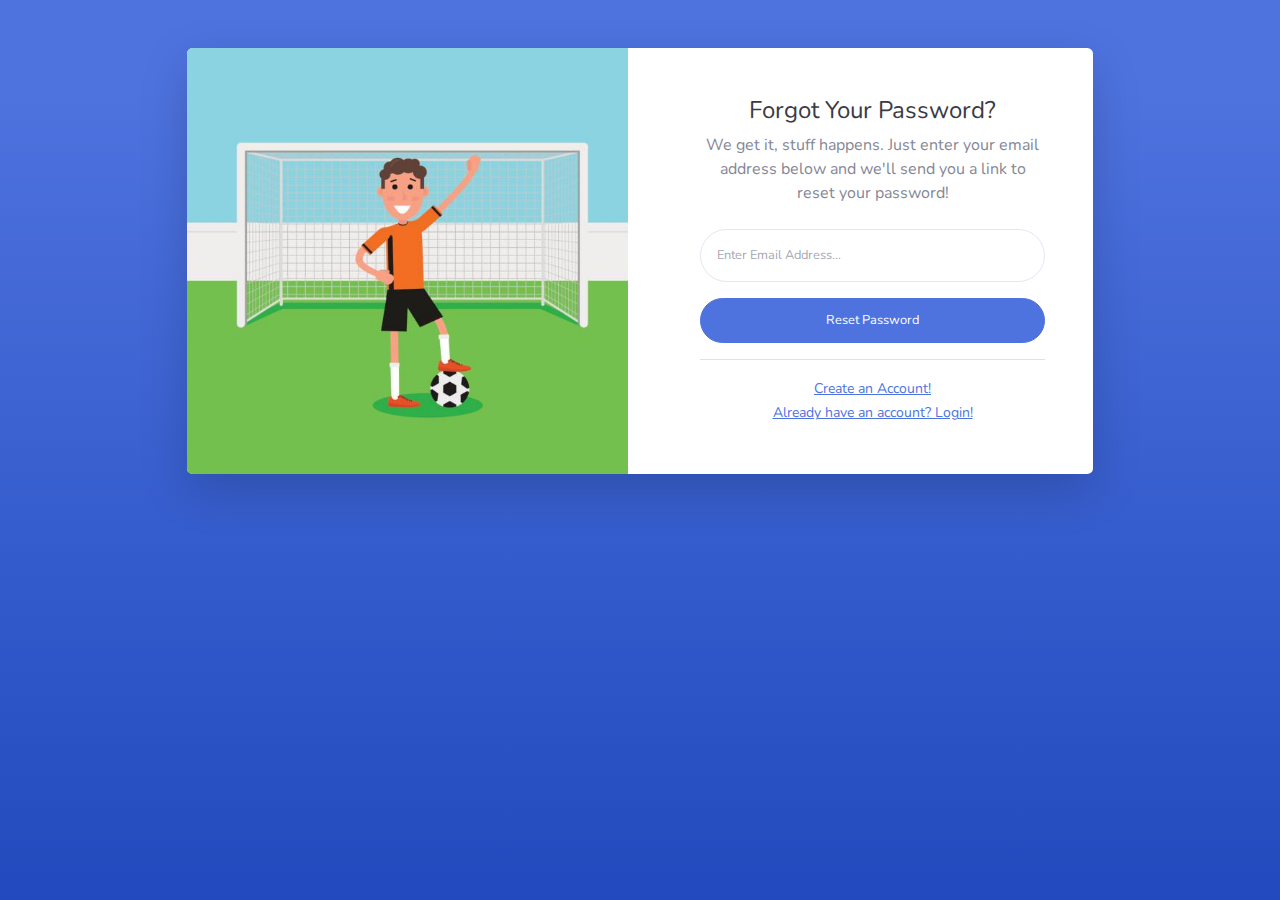
<file: forgot-password.html>
<!DOCTYPE html>
<html data-bs-theme="light" lang="fr">

<head>
    <meta charset="utf-8">
    <meta name="viewport" content="width=device-width, initial-scale=1.0, shrink-to-fit=no">
    <title>Forgotten Password - Brand</title>
    <link rel="icon" type="image/png" sizes="512x512" href="assets/img/OM-icon-blanc.png">
    <link rel="stylesheet" href="assets/bootstrap/css/bootstrap.min.css?h=97380e22c8933e9aa79cbc2390b9f15a">
    <link rel="stylesheet" href="assets/css/Nunito.css?h=a19b820464cdca014829ebfa047ba5fb">
</head>

<body class="bg-gradient-primary">
    <div class="container">
        <div class="row justify-content-center">
            <div class="col-md-9 col-lg-12 col-xl-10">
                <div class="card shadow-lg o-hidden border-0 my-5">
                    <div class="card-body p-0">
                        <div class="row">
                            <div class="col-lg-6 d-none d-lg-flex"><img src="assets/img/test-image.jpg?h=ca83b112c113e815899d243173e1357b" width="441" height="426"></div>
                            <div class="col-lg-6">
                                <div class="p-5">
                                    <div class="text-center">
                                        <h4 class="text-dark mb-2">Forgot Your Password?</h4>
                                        <p class="mb-4">We get it, stuff happens. Just enter your email address below and we'll send you a link to reset your password!</p>
                                    </div>
                                    <form class="user">
                                        <div class="mb-3"><input class="form-control form-control-user" type="email" id="exampleInputEmail" aria-describedby="emailHelp" placeholder="Enter Email Address..." name="email"></div><button class="btn btn-primary d-block btn-user w-100" type="submit">Reset Password</button>
                                    </form>
                                    <div class="text-center">
                                        <hr><a class="small" href="register.html">Create an Account!</a>
                                    </div>
                                    <div class="text-center"><a class="small" href="login.html">Already have an account? Login!</a></div>
                                </div>
                            </div>
                        </div>
                    </div>
                </div>
            </div>
        </div>
    </div>
    <script src="https://cdn.jsdelivr.net/npm/bootstrap@5.3.2/dist/js/bootstrap.bundle.min.js"></script>
    <script src="assets/js/theme.js?h=79f403485707cf2617c5bc5a2d386bb0"></script>
</body>

</html>
</file>
<file: assets/css/Nunito.css>
@font-face {
	font-family: 'Nunito';
	src: url(../../assets/fonts/XRXX3I6Li01BKofIMNaORs71cA.woff2?h=1c5386a9bfba29a76c27427c83f740a7) format('woff2');
	font-weight: 200;
	font-style: italic;
	font-display: swap;
	unicode-range: U+0460-052F, U+1C80-1C88, U+20B4, U+2DE0-2DFF, U+A640-A69F, U+FE2E-FE2F;
}

@font-face {
	font-family: 'Nunito';
	src: url(../../assets/fonts/XRXX3I6Li01BKofIMNaHRs71cA.woff2?h=1c5386a9bfba29a76c27427c83f740a7) format('woff2');
	font-weight: 200;
	font-style: italic;
	font-display: swap;
	unicode-range: U+0301, U+0400-045F, U+0490-0491, U+04B0-04B1, U+2116;
}

@font-face {
	font-family: 'Nunito';
	src: url(../../assets/fonts/XRXX3I6Li01BKofIMNaMRs71cA.woff2?h=1c5386a9bfba29a76c27427c83f740a7) format('woff2');
	font-weight: 200;
	font-style: italic;
	font-display: swap;
	unicode-range: U+0102-0103, U+0110-0111, U+0128-0129, U+0168-0169, U+01A0-01A1, U+01AF-01B0, U+0300-0301, U+0303-0304, U+0308-0309, U+0323, U+0329, U+1EA0-1EF9, U+20AB;
}

@font-face {
	font-family: 'Nunito';
	src: url(../../assets/fonts/XRXX3I6Li01BKofIMNaNRs71cA.woff2?h=1c5386a9bfba29a76c27427c83f740a7) format('woff2');
	font-weight: 200;
	font-style: italic;
	font-display: swap;
	unicode-range: U+0100-02AF, U+0304, U+0308, U+0329, U+1E00-1E9F, U+1EF2-1EFF, U+2020, U+20A0-20AB, U+20AD-20CF, U+2113, U+2C60-2C7F, U+A720-A7FF;
}

@font-face {
	font-family: 'Nunito';
	src: url(../../assets/fonts/XRXX3I6Li01BKofIMNaDRs4.woff2?h=1c5386a9bfba29a76c27427c83f740a7) format('woff2');
	font-weight: 200;
	font-style: italic;
	font-display: swap;
	unicode-range: U+0000-00FF, U+0131, U+0152-0153, U+02BB-02BC, U+02C6, U+02DA, U+02DC, U+0304, U+0308, U+0329, U+2000-206F, U+2074, U+20AC, U+2122, U+2191, U+2193, U+2212, U+2215, U+FEFF, U+FFFD;
}

@font-face {
	font-family: 'Nunito';
	src: url(../../assets/fonts/XRXX3I6Li01BKofIMNaORs71cA.woff2?h=1c5386a9bfba29a76c27427c83f740a7) format('woff2');
	font-weight: 300;
	font-style: italic;
	font-display: swap;
	unicode-range: U+0460-052F, U+1C80-1C88, U+20B4, U+2DE0-2DFF, U+A640-A69F, U+FE2E-FE2F;
}

@font-face {
	font-family: 'Nunito';
	src: url(../../assets/fonts/XRXX3I6Li01BKofIMNaHRs71cA.woff2?h=1c5386a9bfba29a76c27427c83f740a7) format('woff2');
	font-weight: 300;
	font-style: italic;
	font-display: swap;
	unicode-range: U+0301, U+0400-045F, U+0490-0491, U+04B0-04B1, U+2116;
}

@font-face {
	font-family: 'Nunito';
	src: url(../../assets/fonts/XRXX3I6Li01BKofIMNaMRs71cA.woff2?h=1c5386a9bfba29a76c27427c83f740a7) format('woff2');
	font-weight: 300;
	font-style: italic;
	font-display: swap;
	unicode-range: U+0102-0103, U+0110-0111, U+0128-0129, U+0168-0169, U+01A0-01A1, U+01AF-01B0, U+0300-0301, U+0303-0304, U+0308-0309, U+0323, U+0329, U+1EA0-1EF9, U+20AB;
}

@font-face {
	font-family: 'Nunito';
	src: url(../../assets/fonts/XRXX3I6Li01BKofIMNaNRs71cA.woff2?h=1c5386a9bfba29a76c27427c83f740a7) format('woff2');
	font-weight: 300;
	font-style: italic;
	font-display: swap;
	unicode-range: U+0100-02AF, U+0304, U+0308, U+0329, U+1E00-1E9F, U+1EF2-1EFF, U+2020, U+20A0-20AB, U+20AD-20CF, U+2113, U+2C60-2C7F, U+A720-A7FF;
}

@font-face {
	font-family: 'Nunito';
	src: url(../../assets/fonts/XRXX3I6Li01BKofIMNaDRs4.woff2?h=1c5386a9bfba29a76c27427c83f740a7) format('woff2');
	font-weight: 300;
	font-style: italic;
	font-display: swap;
	unicode-range: U+0000-00FF, U+0131, U+0152-0153, U+02BB-02BC, U+02C6, U+02DA, U+02DC, U+0304, U+0308, U+0329, U+2000-206F, U+2074, U+20AC, U+2122, U+2191, U+2193, U+2212, U+2215, U+FEFF, U+FFFD;
}

@font-face {
	font-family: 'Nunito';
	src: url(../../assets/fonts/XRXX3I6Li01BKofIMNaORs71cA.woff2?h=1c5386a9bfba29a76c27427c83f740a7) format('woff2');
	font-weight: 400;
	font-style: italic;
	font-display: swap;
	unicode-range: U+0460-052F, U+1C80-1C88, U+20B4, U+2DE0-2DFF, U+A640-A69F, U+FE2E-FE2F;
}

@font-face {
	font-family: 'Nunito';
	src: url(../../assets/fonts/XRXX3I6Li01BKofIMNaHRs71cA.woff2?h=1c5386a9bfba29a76c27427c83f740a7) format('woff2');
	font-weight: 400;
	font-style: italic;
	font-display: swap;
	unicode-range: U+0301, U+0400-045F, U+0490-0491, U+04B0-04B1, U+2116;
}

@font-face {
	font-family: 'Nunito';
	src: url(../../assets/fonts/XRXX3I6Li01BKofIMNaMRs71cA.woff2?h=1c5386a9bfba29a76c27427c83f740a7) format('woff2');
	font-weight: 400;
	font-style: italic;
	font-display: swap;
	unicode-range: U+0102-0103, U+0110-0111, U+0128-0129, U+0168-0169, U+01A0-01A1, U+01AF-01B0, U+0300-0301, U+0303-0304, U+0308-0309, U+0323, U+0329, U+1EA0-1EF9, U+20AB;
}

@font-face {
	font-family: 'Nunito';
	src: url(../../assets/fonts/XRXX3I6Li01BKofIMNaNRs71cA.woff2?h=1c5386a9bfba29a76c27427c83f740a7) format('woff2');
	font-weight: 400;
	font-style: italic;
	font-display: swap;
	unicode-range: U+0100-02AF, U+0304, U+0308, U+0329, U+1E00-1E9F, U+1EF2-1EFF, U+2020, U+20A0-20AB, U+20AD-20CF, U+2113, U+2C60-2C7F, U+A720-A7FF;
}

@font-face {
	font-family: 'Nunito';
	src: url(../../assets/fonts/XRXX3I6Li01BKofIMNaDRs4.woff2?h=1c5386a9bfba29a76c27427c83f740a7) format('woff2');
	font-weight: 400;
	font-style: italic;
	font-display: swap;
	unicode-range: U+0000-00FF, U+0131, U+0152-0153, U+02BB-02BC, U+02C6, U+02DA, U+02DC, U+0304, U+0308, U+0329, U+2000-206F, U+2074, U+20AC, U+2122, U+2191, U+2193, U+2212, U+2215, U+FEFF, U+FFFD;
}

@font-face {
	font-family: 'Nunito';
	src: url(../../assets/fonts/XRXX3I6Li01BKofIMNaORs71cA.woff2?h=1c5386a9bfba29a76c27427c83f740a7) format('woff2');
	font-weight: 600;
	font-style: italic;
	font-display: swap;
	unicode-range: U+0460-052F, U+1C80-1C88, U+20B4, U+2DE0-2DFF, U+A640-A69F, U+FE2E-FE2F;
}

@font-face {
	font-family: 'Nunito';
	src: url(../../assets/fonts/XRXX3I6Li01BKofIMNaHRs71cA.woff2?h=1c5386a9bfba29a76c27427c83f740a7) format('woff2');
	font-weight: 600;
	font-style: italic;
	font-display: swap;
	unicode-range: U+0301, U+0400-045F, U+0490-0491, U+04B0-04B1, U+2116;
}

@font-face {
	font-family: 'Nunito';
	src: url(../../assets/fonts/XRXX3I6Li01BKofIMNaMRs71cA.woff2?h=1c5386a9bfba29a76c27427c83f740a7) format('woff2');
	font-weight: 600;
	font-style: italic;
	font-display: swap;
	unicode-range: U+0102-0103, U+0110-0111, U+0128-0129, U+0168-0169, U+01A0-01A1, U+01AF-01B0, U+0300-0301, U+0303-0304, U+0308-0309, U+0323, U+0329, U+1EA0-1EF9, U+20AB;
}

@font-face {
	font-family: 'Nunito';
	src: url(../../assets/fonts/XRXX3I6Li01BKofIMNaNRs71cA.woff2?h=1c5386a9bfba29a76c27427c83f740a7) format('woff2');
	font-weight: 600;
	font-style: italic;
	font-display: swap;
	unicode-range: U+0100-02AF, U+0304, U+0308, U+0329, U+1E00-1E9F, U+1EF2-1EFF, U+2020, U+20A0-20AB, U+20AD-20CF, U+2113, U+2C60-2C7F, U+A720-A7FF;
}

@font-face {
	font-family: 'Nunito';
	src: url(../../assets/fonts/XRXX3I6Li01BKofIMNaDRs4.woff2?h=1c5386a9bfba29a76c27427c83f740a7) format('woff2');
	font-weight: 600;
	font-style: italic;
	font-display: swap;
	unicode-range: U+0000-00FF, U+0131, U+0152-0153, U+02BB-02BC, U+02C6, U+02DA, U+02DC, U+0304, U+0308, U+0329, U+2000-206F, U+2074, U+20AC, U+2122, U+2191, U+2193, U+2212, U+2215, U+FEFF, U+FFFD;
}

@font-face {
	font-family: 'Nunito';
	src: url(../../assets/fonts/XRXX3I6Li01BKofIMNaORs71cA.woff2?h=1c5386a9bfba29a76c27427c83f740a7) format('woff2');
	font-weight: 700;
	font-style: italic;
	font-display: swap;
	unicode-range: U+0460-052F, U+1C80-1C88, U+20B4, U+2DE0-2DFF, U+A640-A69F, U+FE2E-FE2F;
}

@font-face {
	font-family: 'Nunito';
	src: url(../../assets/fonts/XRXX3I6Li01BKofIMNaHRs71cA.woff2?h=1c5386a9bfba29a76c27427c83f740a7) format('woff2');
	font-weight: 700;
	font-style: italic;
	font-display: swap;
	unicode-range: U+0301, U+0400-045F, U+0490-0491, U+04B0-04B1, U+2116;
}

@font-face {
	font-family: 'Nunito';
	src: url(../../assets/fonts/XRXX3I6Li01BKofIMNaMRs71cA.woff2?h=1c5386a9bfba29a76c27427c83f740a7) format('woff2');
	font-weight: 700;
	font-style: italic;
	font-display: swap;
	unicode-range: U+0102-0103, U+0110-0111, U+0128-0129, U+0168-0169, U+01A0-01A1, U+01AF-01B0, U+0300-0301, U+0303-0304, U+0308-0309, U+0323, U+0329, U+1EA0-1EF9, U+20AB;
}

@font-face {
	font-family: 'Nunito';
	src: url(../../assets/fonts/XRXX3I6Li01BKofIMNaNRs71cA.woff2?h=1c5386a9bfba29a76c27427c83f740a7) format('woff2');
	font-weight: 700;
	font-style: italic;
	font-display: swap;
	unicode-range: U+0100-02AF, U+0304, U+0308, U+0329, U+1E00-1E9F, U+1EF2-1EFF, U+2020, U+20A0-20AB, U+20AD-20CF, U+2113, U+2C60-2C7F, U+A720-A7FF;
}

@font-face {
	font-family: 'Nunito';
	src: url(../../assets/fonts/XRXX3I6Li01BKofIMNaDRs4.woff2?h=1c5386a9bfba29a76c27427c83f740a7) format('woff2');
	font-weight: 700;
	font-style: italic;
	font-display: swap;
	unicode-range: U+0000-00FF, U+0131, U+0152-0153, U+02BB-02BC, U+02C6, U+02DA, U+02DC, U+0304, U+0308, U+0329, U+2000-206F, U+2074, U+20AC, U+2122, U+2191, U+2193, U+2212, U+2215, U+FEFF, U+FFFD;
}

@font-face {
	font-family: 'Nunito';
	src: url(../../assets/fonts/XRXX3I6Li01BKofIMNaORs71cA.woff2?h=1c5386a9bfba29a76c27427c83f740a7) format('woff2');
	font-weight: 800;
	font-style: italic;
	font-display: swap;
	unicode-range: U+0460-052F, U+1C80-1C88, U+20B4, U+2DE0-2DFF, U+A640-A69F, U+FE2E-FE2F;
}

@font-face {
	font-family: 'Nunito';
	src: url(../../assets/fonts/XRXX3I6Li01BKofIMNaHRs71cA.woff2?h=1c5386a9bfba29a76c27427c83f740a7) format('woff2');
	font-weight: 800;
	font-style: italic;
	font-display: swap;
	unicode-range: U+0301, U+0400-045F, U+0490-0491, U+04B0-04B1, U+2116;
}

@font-face {
	font-family: 'Nunito';
	src: url(../../assets/fonts/XRXX3I6Li01BKofIMNaMRs71cA.woff2?h=1c5386a9bfba29a76c27427c83f740a7) format('woff2');
	font-weight: 800;
	font-style: italic;
	font-display: swap;
	unicode-range: U+0102-0103, U+0110-0111, U+0128-0129, U+0168-0169, U+01A0-01A1, U+01AF-01B0, U+0300-0301, U+0303-0304, U+0308-0309, U+0323, U+0329, U+1EA0-1EF9, U+20AB;
}

@font-face {
	font-family: 'Nunito';
	src: url(../../assets/fonts/XRXX3I6Li01BKofIMNaNRs71cA.woff2?h=1c5386a9bfba29a76c27427c83f740a7) format('woff2');
	font-weight: 800;
	font-style: italic;
	font-display: swap;
	unicode-range: U+0100-02AF, U+0304, U+0308, U+0329, U+1E00-1E9F, U+1EF2-1EFF, U+2020, U+20A0-20AB, U+20AD-20CF, U+2113, U+2C60-2C7F, U+A720-A7FF;
}

@font-face {
	font-family: 'Nunito';
	src: url(../../assets/fonts/XRXX3I6Li01BKofIMNaDRs4.woff2?h=1c5386a9bfba29a76c27427c83f740a7) format('woff2');
	font-weight: 800;
	font-style: italic;
	font-display: swap;
	unicode-range: U+0000-00FF, U+0131, U+0152-0153, U+02BB-02BC, U+02C6, U+02DA, U+02DC, U+0304, U+0308, U+0329, U+2000-206F, U+2074, U+20AC, U+2122, U+2191, U+2193, U+2212, U+2215, U+FEFF, U+FFFD;
}

@font-face {
	font-family: 'Nunito';
	src: url(../../assets/fonts/XRXX3I6Li01BKofIMNaORs71cA.woff2?h=1c5386a9bfba29a76c27427c83f740a7) format('woff2');
	font-weight: 900;
	font-style: italic;
	font-display: swap;
	unicode-range: U+0460-052F, U+1C80-1C88, U+20B4, U+2DE0-2DFF, U+A640-A69F, U+FE2E-FE2F;
}

@font-face {
	font-family: 'Nunito';
	src: url(../../assets/fonts/XRXX3I6Li01BKofIMNaHRs71cA.woff2?h=1c5386a9bfba29a76c27427c83f740a7) format('woff2');
	font-weight: 900;
	font-style: italic;
	font-display: swap;
	unicode-range: U+0301, U+0400-045F, U+0490-0491, U+04B0-04B1, U+2116;
}

@font-face {
	font-family: 'Nunito';
	src: url(../../assets/fonts/XRXX3I6Li01BKofIMNaMRs71cA.woff2?h=1c5386a9bfba29a76c27427c83f740a7) format('woff2');
	font-weight: 900;
	font-style: italic;
	font-display: swap;
	unicode-range: U+0102-0103, U+0110-0111, U+0128-0129, U+0168-0169, U+01A0-01A1, U+01AF-01B0, U+0300-0301, U+0303-0304, U+0308-0309, U+0323, U+0329, U+1EA0-1EF9, U+20AB;
}

@font-face {
	font-family: 'Nunito';
	src: url(../../assets/fonts/XRXX3I6Li01BKofIMNaNRs71cA.woff2?h=1c5386a9bfba29a76c27427c83f740a7) format('woff2');
	font-weight: 900;
	font-style: italic;
	font-display: swap;
	unicode-range: U+0100-02AF, U+0304, U+0308, U+0329, U+1E00-1E9F, U+1EF2-1EFF, U+2020, U+20A0-20AB, U+20AD-20CF, U+2113, U+2C60-2C7F, U+A720-A7FF;
}

@font-face {
	font-family: 'Nunito';
	src: url(../../assets/fonts/XRXX3I6Li01BKofIMNaDRs4.woff2?h=1c5386a9bfba29a76c27427c83f740a7) format('woff2');
	font-weight: 900;
	font-style: italic;
	font-display: swap;
	unicode-range: U+0000-00FF, U+0131, U+0152-0153, U+02BB-02BC, U+02C6, U+02DA, U+02DC, U+0304, U+0308, U+0329, U+2000-206F, U+2074, U+20AC, U+2122, U+2191, U+2193, U+2212, U+2215, U+FEFF, U+FFFD;
}

@font-face {
	font-family: 'Nunito';
	src: url(../../assets/fonts/XRXV3I6Li01BKofIOOaBXso.woff2?h=1c5386a9bfba29a76c27427c83f740a7) format('woff2');
	font-weight: 200;
	font-style: normal;
	font-display: swap;
	unicode-range: U+0460-052F, U+1C80-1C88, U+20B4, U+2DE0-2DFF, U+A640-A69F, U+FE2E-FE2F;
}

@font-face {
	font-family: 'Nunito';
	src: url(../../assets/fonts/XRXV3I6Li01BKofIMeaBXso.woff2?h=1c5386a9bfba29a76c27427c83f740a7) format('woff2');
	font-weight: 200;
	font-style: normal;
	font-display: swap;
	unicode-range: U+0301, U+0400-045F, U+0490-0491, U+04B0-04B1, U+2116;
}

@font-face {
	font-family: 'Nunito';
	src: url(../../assets/fonts/XRXV3I6Li01BKofIOuaBXso.woff2?h=1c5386a9bfba29a76c27427c83f740a7) format('woff2');
	font-weight: 200;
	font-style: normal;
	font-display: swap;
	unicode-range: U+0102-0103, U+0110-0111, U+0128-0129, U+0168-0169, U+01A0-01A1, U+01AF-01B0, U+0300-0301, U+0303-0304, U+0308-0309, U+0323, U+0329, U+1EA0-1EF9, U+20AB;
}

@font-face {
	font-family: 'Nunito';
	src: url(../../assets/fonts/XRXV3I6Li01BKofIO-aBXso.woff2?h=1c5386a9bfba29a76c27427c83f740a7) format('woff2');
	font-weight: 200;
	font-style: normal;
	font-display: swap;
	unicode-range: U+0100-02AF, U+0304, U+0308, U+0329, U+1E00-1E9F, U+1EF2-1EFF, U+2020, U+20A0-20AB, U+20AD-20CF, U+2113, U+2C60-2C7F, U+A720-A7FF;
}

@font-face {
	font-family: 'Nunito';
	src: url(../../assets/fonts/XRXV3I6Li01BKofINeaB.woff2?h=1c5386a9bfba29a76c27427c83f740a7) format('woff2');
	font-weight: 200;
	font-style: normal;
	font-display: swap;
	unicode-range: U+0000-00FF, U+0131, U+0152-0153, U+02BB-02BC, U+02C6, U+02DA, U+02DC, U+0304, U+0308, U+0329, U+2000-206F, U+2074, U+20AC, U+2122, U+2191, U+2193, U+2212, U+2215, U+FEFF, U+FFFD;
}

@font-face {
	font-family: 'Nunito';
	src: url(../../assets/fonts/XRXV3I6Li01BKofIOOaBXso.woff2?h=1c5386a9bfba29a76c27427c83f740a7) format('woff2');
	font-weight: 300;
	font-style: normal;
	font-display: swap;
	unicode-range: U+0460-052F, U+1C80-1C88, U+20B4, U+2DE0-2DFF, U+A640-A69F, U+FE2E-FE2F;
}

@font-face {
	font-family: 'Nunito';
	src: url(../../assets/fonts/XRXV3I6Li01BKofIMeaBXso.woff2?h=1c5386a9bfba29a76c27427c83f740a7) format('woff2');
	font-weight: 300;
	font-style: normal;
	font-display: swap;
	unicode-range: U+0301, U+0400-045F, U+0490-0491, U+04B0-04B1, U+2116;
}

@font-face {
	font-family: 'Nunito';
	src: url(../../assets/fonts/XRXV3I6Li01BKofIOuaBXso.woff2?h=1c5386a9bfba29a76c27427c83f740a7) format('woff2');
	font-weight: 300;
	font-style: normal;
	font-display: swap;
	unicode-range: U+0102-0103, U+0110-0111, U+0128-0129, U+0168-0169, U+01A0-01A1, U+01AF-01B0, U+0300-0301, U+0303-0304, U+0308-0309, U+0323, U+0329, U+1EA0-1EF9, U+20AB;
}

@font-face {
	font-family: 'Nunito';
	src: url(../../assets/fonts/XRXV3I6Li01BKofIO-aBXso.woff2?h=1c5386a9bfba29a76c27427c83f740a7) format('woff2');
	font-weight: 300;
	font-style: normal;
	font-display: swap;
	unicode-range: U+0100-02AF, U+0304, U+0308, U+0329, U+1E00-1E9F, U+1EF2-1EFF, U+2020, U+20A0-20AB, U+20AD-20CF, U+2113, U+2C60-2C7F, U+A720-A7FF;
}

@font-face {
	font-family: 'Nunito';
	src: url(../../assets/fonts/XRXV3I6Li01BKofINeaB.woff2?h=1c5386a9bfba29a76c27427c83f740a7) format('woff2');
	font-weight: 300;
	font-style: normal;
	font-display: swap;
	unicode-range: U+0000-00FF, U+0131, U+0152-0153, U+02BB-02BC, U+02C6, U+02DA, U+02DC, U+0304, U+0308, U+0329, U+2000-206F, U+2074, U+20AC, U+2122, U+2191, U+2193, U+2212, U+2215, U+FEFF, U+FFFD;
}

@font-face {
	font-family: 'Nunito';
	src: url(../../assets/fonts/XRXV3I6Li01BKofIOOaBXso.woff2?h=1c5386a9bfba29a76c27427c83f740a7) format('woff2');
	font-weight: 400;
	font-style: normal;
	font-display: swap;
	unicode-range: U+0460-052F, U+1C80-1C88, U+20B4, U+2DE0-2DFF, U+A640-A69F, U+FE2E-FE2F;
}

@font-face {
	font-family: 'Nunito';
	src: url(../../assets/fonts/XRXV3I6Li01BKofIMeaBXso.woff2?h=1c5386a9bfba29a76c27427c83f740a7) format('woff2');
	font-weight: 400;
	font-style: normal;
	font-display: swap;
	unicode-range: U+0301, U+0400-045F, U+0490-0491, U+04B0-04B1, U+2116;
}

@font-face {
	font-family: 'Nunito';
	src: url(../../assets/fonts/XRXV3I6Li01BKofIOuaBXso.woff2?h=1c5386a9bfba29a76c27427c83f740a7) format('woff2');
	font-weight: 400;
	font-style: normal;
	font-display: swap;
	unicode-range: U+0102-0103, U+0110-0111, U+0128-0129, U+0168-0169, U+01A0-01A1, U+01AF-01B0, U+0300-0301, U+0303-0304, U+0308-0309, U+0323, U+0329, U+1EA0-1EF9, U+20AB;
}

@font-face {
	font-family: 'Nunito';
	src: url(../../assets/fonts/XRXV3I6Li01BKofIO-aBXso.woff2?h=1c5386a9bfba29a76c27427c83f740a7) format('woff2');
	font-weight: 400;
	font-style: normal;
	font-display: swap;
	unicode-range: U+0100-02AF, U+0304, U+0308, U+0329, U+1E00-1E9F, U+1EF2-1EFF, U+2020, U+20A0-20AB, U+20AD-20CF, U+2113, U+2C60-2C7F, U+A720-A7FF;
}

@font-face {
	font-family: 'Nunito';
	src: url(../../assets/fonts/XRXV3I6Li01BKofINeaB.woff2?h=1c5386a9bfba29a76c27427c83f740a7) format('woff2');
	font-weight: 400;
	font-style: normal;
	font-display: swap;
	unicode-range: U+0000-00FF, U+0131, U+0152-0153, U+02BB-02BC, U+02C6, U+02DA, U+02DC, U+0304, U+0308, U+0329, U+2000-206F, U+2074, U+20AC, U+2122, U+2191, U+2193, U+2212, U+2215, U+FEFF, U+FFFD;
}

@font-face {
	font-family: 'Nunito';
	src: url(../../assets/fonts/XRXV3I6Li01BKofIOOaBXso.woff2?h=1c5386a9bfba29a76c27427c83f740a7) format('woff2');
	font-weight: 600;
	font-style: normal;
	font-display: swap;
	unicode-range: U+0460-052F, U+1C80-1C88, U+20B4, U+2DE0-2DFF, U+A640-A69F, U+FE2E-FE2F;
}

@font-face {
	font-family: 'Nunito';
	src: url(../../assets/fonts/XRXV3I6Li01BKofIMeaBXso.woff2?h=1c5386a9bfba29a76c27427c83f740a7) format('woff2');
	font-weight: 600;
	font-style: normal;
	font-display: swap;
	unicode-range: U+0301, U+0400-045F, U+0490-0491, U+04B0-04B1, U+2116;
}

@font-face {
	font-family: 'Nunito';
	src: url(../../assets/fonts/XRXV3I6Li01BKofIOuaBXso.woff2?h=1c5386a9bfba29a76c27427c83f740a7) format('woff2');
	font-weight: 600;
	font-style: normal;
	font-display: swap;
	unicode-range: U+0102-0103, U+0110-0111, U+0128-0129, U+0168-0169, U+01A0-01A1, U+01AF-01B0, U+0300-0301, U+0303-0304, U+0308-0309, U+0323, U+0329, U+1EA0-1EF9, U+20AB;
}

@font-face {
	font-family: 'Nunito';
	src: url(../../assets/fonts/XRXV3I6Li01BKofIO-aBXso.woff2?h=1c5386a9bfba29a76c27427c83f740a7) format('woff2');
	font-weight: 600;
	font-style: normal;
	font-display: swap;
	unicode-range: U+0100-02AF, U+0304, U+0308, U+0329, U+1E00-1E9F, U+1EF2-1EFF, U+2020, U+20A0-20AB, U+20AD-20CF, U+2113, U+2C60-2C7F, U+A720-A7FF;
}

@font-face {
	font-family: 'Nunito';
	src: url(../../assets/fonts/XRXV3I6Li01BKofINeaB.woff2?h=1c5386a9bfba29a76c27427c83f740a7) format('woff2');
	font-weight: 600;
	font-style: normal;
	font-display: swap;
	unicode-range: U+0000-00FF, U+0131, U+0152-0153, U+02BB-02BC, U+02C6, U+02DA, U+02DC, U+0304, U+0308, U+0329, U+2000-206F, U+2074, U+20AC, U+2122, U+2191, U+2193, U+2212, U+2215, U+FEFF, U+FFFD;
}

@font-face {
	font-family: 'Nunito';
	src: url(../../assets/fonts/XRXV3I6Li01BKofIOOaBXso.woff2?h=1c5386a9bfba29a76c27427c83f740a7) format('woff2');
	font-weight: 700;
	font-style: normal;
	font-display: swap;
	unicode-range: U+0460-052F, U+1C80-1C88, U+20B4, U+2DE0-2DFF, U+A640-A69F, U+FE2E-FE2F;
}

@font-face {
	font-family: 'Nunito';
	src: url(../../assets/fonts/XRXV3I6Li01BKofIMeaBXso.woff2?h=1c5386a9bfba29a76c27427c83f740a7) format('woff2');
	font-weight: 700;
	font-style: normal;
	font-display: swap;
	unicode-range: U+0301, U+0400-045F, U+0490-0491, U+04B0-04B1, U+2116;
}

@font-face {
	font-family: 'Nunito';
	src: url(../../assets/fonts/XRXV3I6Li01BKofIOuaBXso.woff2?h=1c5386a9bfba29a76c27427c83f740a7) format('woff2');
	font-weight: 700;
	font-style: normal;
	font-display: swap;
	unicode-range: U+0102-0103, U+0110-0111, U+0128-0129, U+0168-0169, U+01A0-01A1, U+01AF-01B0, U+0300-0301, U+0303-0304, U+0308-0309, U+0323, U+0329, U+1EA0-1EF9, U+20AB;
}

@font-face {
	font-family: 'Nunito';
	src: url(../../assets/fonts/XRXV3I6Li01BKofIO-aBXso.woff2?h=1c5386a9bfba29a76c27427c83f740a7) format('woff2');
	font-weight: 700;
	font-style: normal;
	font-display: swap;
	unicode-range: U+0100-02AF, U+0304, U+0308, U+0329, U+1E00-1E9F, U+1EF2-1EFF, U+2020, U+20A0-20AB, U+20AD-20CF, U+2113, U+2C60-2C7F, U+A720-A7FF;
}

@font-face {
	font-family: 'Nunito';
	src: url(../../assets/fonts/XRXV3I6Li01BKofINeaB.woff2?h=1c5386a9bfba29a76c27427c83f740a7) format('woff2');
	font-weight: 700;
	font-style: normal;
	font-display: swap;
	unicode-range: U+0000-00FF, U+0131, U+0152-0153, U+02BB-02BC, U+02C6, U+02DA, U+02DC, U+0304, U+0308, U+0329, U+2000-206F, U+2074, U+20AC, U+2122, U+2191, U+2193, U+2212, U+2215, U+FEFF, U+FFFD;
}

@font-face {
	font-family: 'Nunito';
	src: url(../../assets/fonts/XRXV3I6Li01BKofIOOaBXso.woff2?h=1c5386a9bfba29a76c27427c83f740a7) format('woff2');
	font-weight: 800;
	font-style: normal;
	font-display: swap;
	unicode-range: U+0460-052F, U+1C80-1C88, U+20B4, U+2DE0-2DFF, U+A640-A69F, U+FE2E-FE2F;
}

@font-face {
	font-family: 'Nunito';
	src: url(../../assets/fonts/XRXV3I6Li01BKofIMeaBXso.woff2?h=1c5386a9bfba29a76c27427c83f740a7) format('woff2');
	font-weight: 800;
	font-style: normal;
	font-display: swap;
	unicode-range: U+0301, U+0400-045F, U+0490-0491, U+04B0-04B1, U+2116;
}

@font-face {
	font-family: 'Nunito';
	src: url(../../assets/fonts/XRXV3I6Li01BKofIOuaBXso.woff2?h=1c5386a9bfba29a76c27427c83f740a7) format('woff2');
	font-weight: 800;
	font-style: normal;
	font-display: swap;
	unicode-range: U+0102-0103, U+0110-0111, U+0128-0129, U+0168-0169, U+01A0-01A1, U+01AF-01B0, U+0300-0301, U+0303-0304, U+0308-0309, U+0323, U+0329, U+1EA0-1EF9, U+20AB;
}

@font-face {
	font-family: 'Nunito';
	src: url(../../assets/fonts/XRXV3I6Li01BKofIO-aBXso.woff2?h=1c5386a9bfba29a76c27427c83f740a7) format('woff2');
	font-weight: 800;
	font-style: normal;
	font-display: swap;
	unicode-range: U+0100-02AF, U+0304, U+0308, U+0329, U+1E00-1E9F, U+1EF2-1EFF, U+2020, U+20A0-20AB, U+20AD-20CF, U+2113, U+2C60-2C7F, U+A720-A7FF;
}

@font-face {
	font-family: 'Nunito';
	src: url(../../assets/fonts/XRXV3I6Li01BKofINeaB.woff2?h=1c5386a9bfba29a76c27427c83f740a7) format('woff2');
	font-weight: 800;
	font-style: normal;
	font-display: swap;
	unicode-range: U+0000-00FF, U+0131, U+0152-0153, U+02BB-02BC, U+02C6, U+02DA, U+02DC, U+0304, U+0308, U+0329, U+2000-206F, U+2074, U+20AC, U+2122, U+2191, U+2193, U+2212, U+2215, U+FEFF, U+FFFD;
}

@font-face {
	font-family: 'Nunito';
	src: url(../../assets/fonts/XRXV3I6Li01BKofIOOaBXso.woff2?h=1c5386a9bfba29a76c27427c83f740a7) format('woff2');
	font-weight: 900;
	font-style: normal;
	font-display: swap;
	unicode-range: U+0460-052F, U+1C80-1C88, U+20B4, U+2DE0-2DFF, U+A640-A69F, U+FE2E-FE2F;
}

@font-face {
	font-family: 'Nunito';
	src: url(../../assets/fonts/XRXV3I6Li01BKofIMeaBXso.woff2?h=1c5386a9bfba29a76c27427c83f740a7) format('woff2');
	font-weight: 900;
	font-style: normal;
	font-display: swap;
	unicode-range: U+0301, U+0400-045F, U+0490-0491, U+04B0-04B1, U+2116;
}

@font-face {
	font-family: 'Nunito';
	src: url(../../assets/fonts/XRXV3I6Li01BKofIOuaBXso.woff2?h=1c5386a9bfba29a76c27427c83f740a7) format('woff2');
	font-weight: 900;
	font-style: normal;
	font-display: swap;
	unicode-range: U+0102-0103, U+0110-0111, U+0128-0129, U+0168-0169, U+01A0-01A1, U+01AF-01B0, U+0300-0301, U+0303-0304, U+0308-0309, U+0323, U+0329, U+1EA0-1EF9, U+20AB;
}

@font-face {
	font-family: 'Nunito';
	src: url(../../assets/fonts/XRXV3I6Li01BKofIO-aBXso.woff2?h=1c5386a9bfba29a76c27427c83f740a7) format('woff2');
	font-weight: 900;
	font-style: normal;
	font-display: swap;
	unicode-range: U+0100-02AF, U+0304, U+0308, U+0329, U+1E00-1E9F, U+1EF2-1EFF, U+2020, U+20A0-20AB, U+20AD-20CF, U+2113, U+2C60-2C7F, U+A720-A7FF;
}

@font-face {
	font-family: 'Nunito';
	src: url(../../assets/fonts/XRXV3I6Li01BKofINeaB.woff2?h=1c5386a9bfba29a76c27427c83f740a7) format('woff2');
	font-weight: 900;
	font-style: normal;
	font-display: swap;
	unicode-range: U+0000-00FF, U+0131, U+0152-0153, U+02BB-02BC, U+02C6, U+02DA, U+02DC, U+0304, U+0308, U+0329, U+2000-206F, U+2074, U+20AC, U+2122, U+2191, U+2193, U+2212, U+2215, U+FEFF, U+FFFD;
}
</file>
